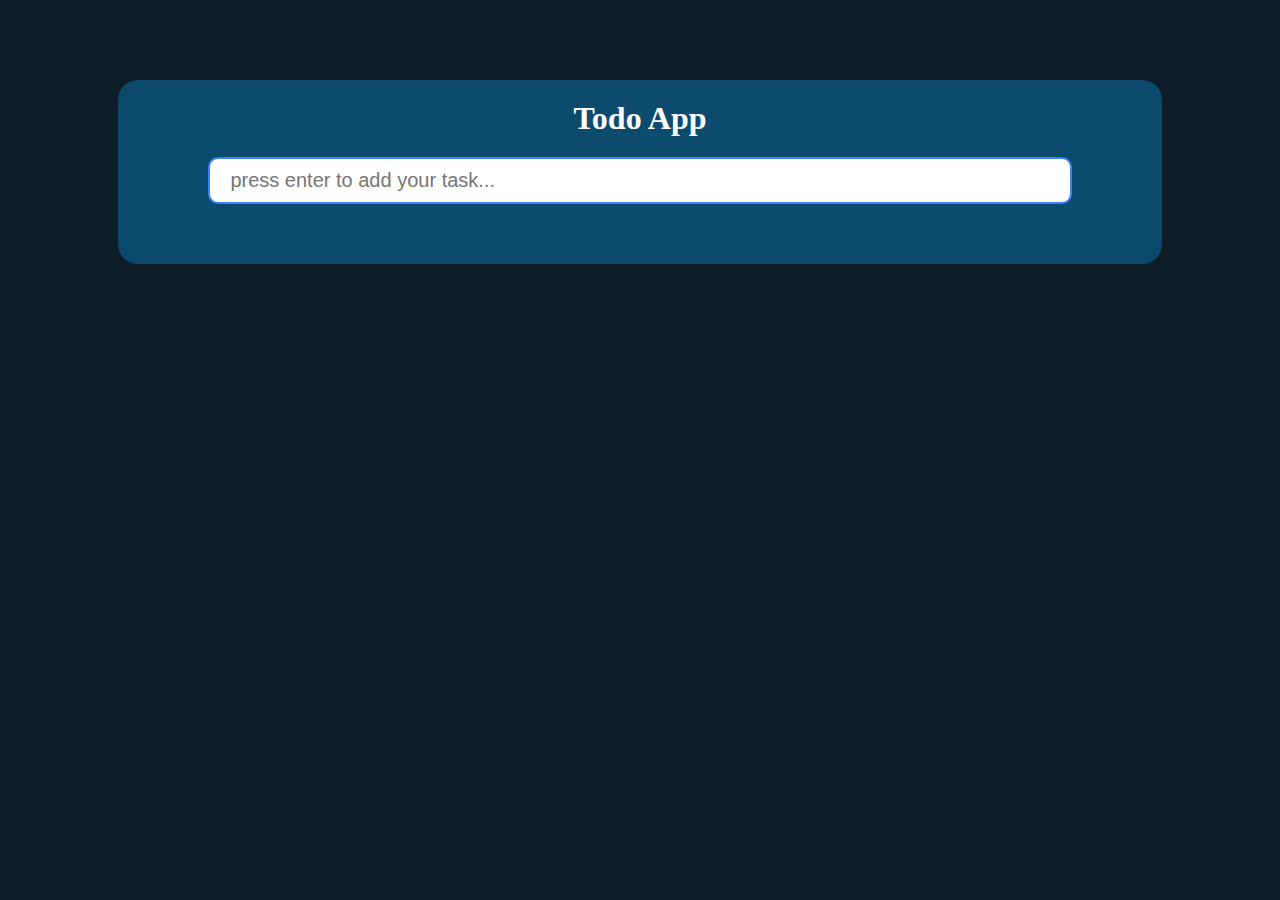
<file: Todo App/index.html>
<!DOCTYPE html>
<html lang="en">
<head>
    <meta charset="UTF-8">
    <meta name="viewport" content="width=device-width, initial-scale=1.0">
    <title>Todo App</title>
    <link rel="stylesheet" href="https://cdnjs.cloudflare.com/ajax/libs/font-awesome/6.4.2/css/all.min.css" integrity="sha512-z3gLpd7yknf1YoNbCzqRKc4qyor8gaKU1qmn+CShxbuBusANI9QpRohGBreCFkKxLhei6S9CQXFEbbKuqLg0DA==" crossorigin="anonymous" referrerpolicy="no-referrer" />
    <link rel="stylesheet" href="style.css">
</head>
<body>
    <div class="todo-app">
        <header>
            <h1 class="header">Todo App</h1>
        </header>
        <div class="input-form">
            <input type="text" placeholder="press enter to add your task..." class="input-task">
        </div>
        <ul class="list">
            <li class="task">
                <div class="container">
                    <div class="circle"></div>
                    <span class="task-name">Sample Task</span>
                </div>
                <i class="fa-solid fa-xmark"></i>
            </li>
        </ul>
    </div>
</body>

<script src="app.js"></script>
</html>
</file>
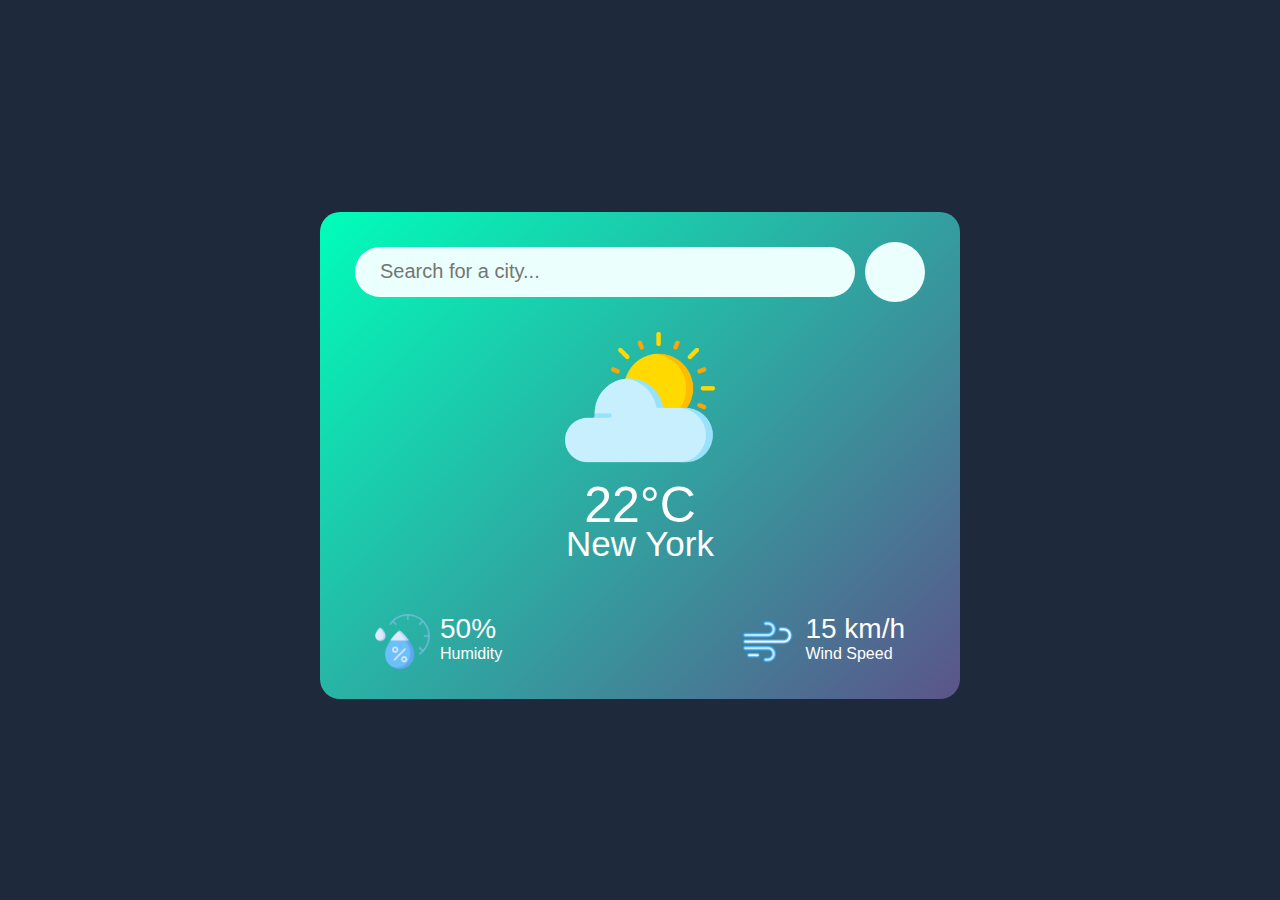
<file: weather-app/index.html>
<!DOCTYPE html>
<html lang="en">

<head>
    <meta charset="UTF-8">
    <meta name="viewport" content="width=device-width, initial-scale=1.0">
    <title>Weather App</title>
    <link rel="stylesheet" href="https://cdnjs.cloudflare.com/ajax/libs/font-awesome/6.4.2/css/all.min.css"
        integrity="sha512-z3gLpd7yknf1YoNbCzqRKc4qyor8gaKU1qmn+CShxbuBusANI9QpRohGBreCFkKxLhei6S9CQXFEbbKuqLg0DA=="
        crossorigin="anonymous" referrerpolicy="no-referrer" />
    <link rel="stylesheet" href="./style.css">
</head>

<body>
    <div class="card">
        <div class="search">
            <input class="city" type="text" placeholder="Search for a city..." spellcheck="false">
            <button>
                <i class="fa-solid fa-magnifying-glass"></i>
            </button>
        </div>
        <div class="weather">
            <img src="./assets/cloud.png" class="weather-icon">
            <h1 class="temp">22°C</h1>
            <h2 class="city-name">New York</h2>
            <div class="details">
                <div class="col">
                    <img src="./assets/humidity.png">
                    <div>
                        <p class="humidity">50%</p>
                        <p>Humidity</p>
                    </div>
                </div>
                <div class="col">
                    <img src="./assets/wind.png">
                    <div>
                        <p class="wind">15 km/h</p>
                        <p>Wind Speed</p>
                    </div>
                </div>
            </div>
        </div>
    </div>
</body>

<script src="app.js"></script>

</html>
</file>
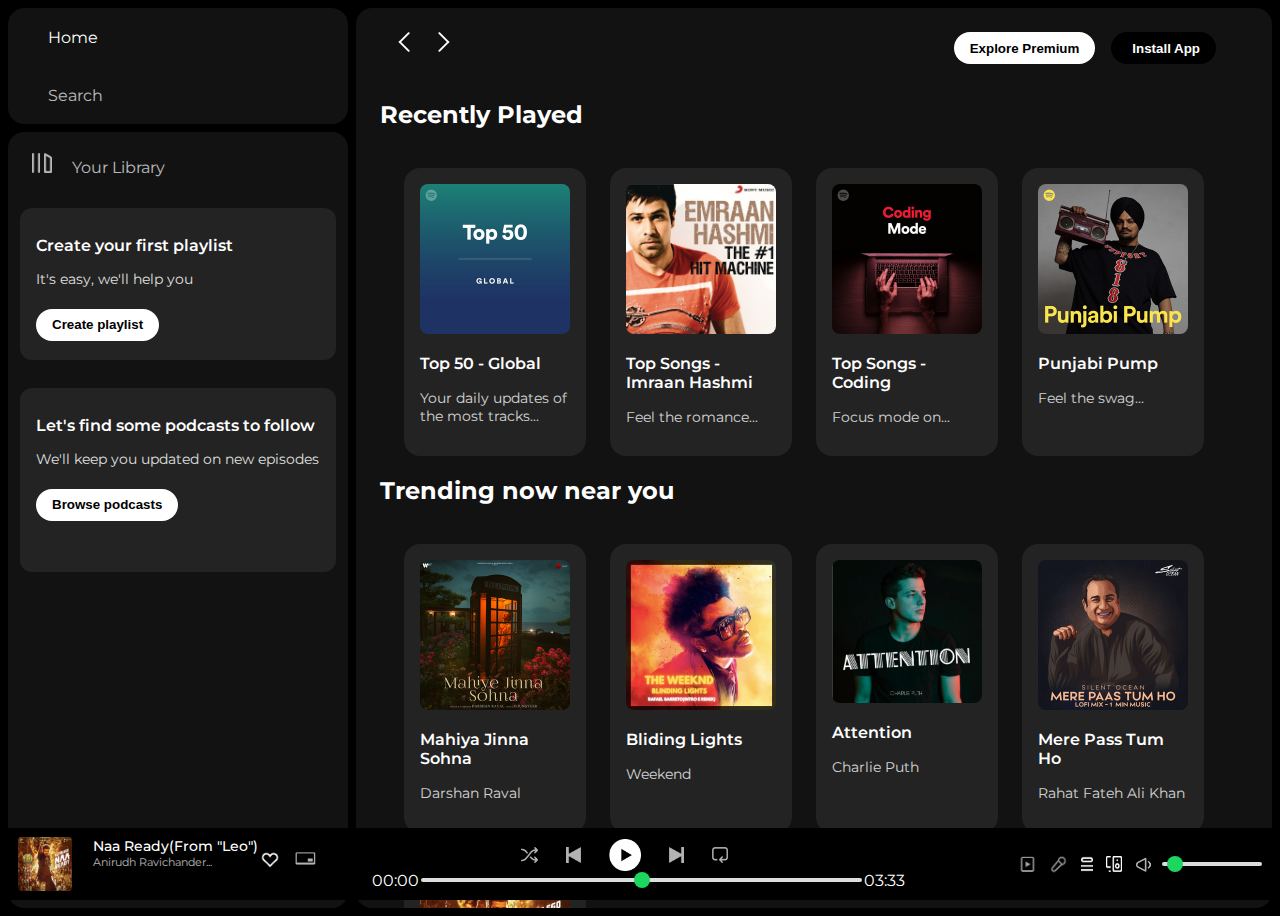
<file: Spotify_Clone/spotify.html>
<!DOCTYPE html>
<html lang="en">

<head>
    <meta charset="UTF-8">
    <meta name="viewport" content="width=device-width, initial-scale=1.0">
    <title>Spotify - Web Player: Music for everyone</title>
    <link rel="stylesheet" href="spotify.css">
    <link rel="stylesheet" href="https://cdnjs.cloudflare.com/ajax/libs/font-awesome/6.4.0/css/all.min.css"
        integrity="sha512-iecdLmaskl7CVkqkXNQ/ZH/XLlvWZOJyj7Yy7tcenmpD1ypASozpmT/E0iPtmFIB46ZmdtAc9eNBvH0H/ZpiBw=="
        crossorigin="anonymous" referrerpolicy="no-referrer" />
    <link rel="icon" href="./assets/logo.png">
    <link rel="preconnect" href="https://fonts.googleapis.com">
    <link rel="preconnect" href="https://fonts.gstatic.com" crossorigin>
    <link href="https://fonts.googleapis.com/css2?family=Montserrat:wght@300;400;500;600;700&display=swap"
        rel="stylesheet">
</head>

<body>

    <div class="main">

        <!-- ----------------------SIDEBAR---------------------- -->
        <div class="sidebar">

            <!-- navigation -->
            <div class="nav">               
                <div class="nav-option" style="opacity: 1;">            <!-- inline style is applied because opacity of home remains same in case oh hover -->
                    <i class="fa-solid fa-house"></i>                   <!-- home-icon -->
                    <a href="#">Home</a>
                </div>
                <div class="nav-option">
                    <i class="fa-solid fa-magnifying-glass"></i>        <!-- search-icon -->
                    <a href="#">Search</a>
                </div>
            </div>

            <!-- library -->
            <div class="library">
                <div class="options">
                    <div class="library-option nav-option">             <!-- added another class nav-option, to give same properties to library-option -->
                        <img src="./assets/library_icon.png">           <!-- library-icon -->
                        <a href="#">Your Library</a>
                    </div>
                    <div class="icons">
                        <i class="fa-solid fa-plus"></i>
                        <i class="fa-solid fa-arrow-right"></i>
                    </div>
                </div>
                <div class="library-boxes">
                    <div class="box">
                        <p class="box-p1">Create your first playlist</p>
                        <p class="box-p2">It's easy, we'll help you</p>
                        <button class="badge">Create playlist</button>
                    </div>
                    <div class="box two">
                            <p class="box-p1">Let's find some podcasts to follow</p>
                            <p class="box-p2">We'll keep you updated on new episodes</p>
                        <button class="badge">Browse podcasts</button>
                    </div>
                </div>
            </div>
        </div>
        
        <!-- ----------------------MAIN CONTENT---------------------- -->
        <div class="main-content">
            <div class="sticky-nav">
                <div class="sticky-nav-icons">
                    <img src="./assets/backward_icon.png">
                    <img src="./assets/forward_icon.png" class="hide">
                </div>
                <div class="sticky-nav-options">
                    <button class="badge nav-item hide">Explore Premium</button>
                    <button class="badge nav-item dark-badge"><i class="fa-sharp fa-regular fa-circle-down" style="margin-right: 5px;"></i>Install App</button>
                    <i class="fa-regular fa-user nav-item" ></i>
                </div>
            </div>

            <h2>Recently Played</h2>
            <div class="cards-container">
                <div class="card">
                    <img src="./assets/card1img.jpeg" alt="card-1" class="card-img">
                    <p class="card-title">Top 50 - Global</p>
                    <p class="card-info">Your daily updates of the most tracks...</p>
                </div>

                <div class="card">
                    <img src="./assets/imaan.jfif" alt="card-1" class="card-img">
                    <p class="card-title">Top Songs - Imraan Hashmi</p>
                    <p class="card-info">Feel the romance...</p>
                </div>

                <div class="card">
                    <img src="./assets/coding.jfif" alt="card-1" class="card-img">
                    <p class="card-title">Top Songs - Coding</p>
                    <p class="card-info">Focus mode on...</p>
                </div>

                <div class="card">
                    <img src="./assets/pujabi.jfif" alt="card-1" class="card-img">
                    <p class="card-title">Punjabi Pump</p>
                    <p class="card-info">Feel the swag...</p>
                </div>
            </div>

            <h2>Trending now near you</h2>
            <div class="cards-container">
                <div class="card">
                    <img src="./assets/card2img.jpeg" alt="card-2" class="card-img">
                    <p class="card-title">Mahiya Jinna Sohna</p>
                    <p class="card-info">Darshan Raval</p>
                </div>

                <div class="card">
                    <img src="./assets/weekend.jpg" alt="card-2" class="card-img">
                    <p class="card-title">Bliding Lights</p>
                    <p class="card-info">Weekend</p>
                </div>

                <div class="card">
                    <img src="./assets/attention.jpg" alt="card-2" class="card-img">
                    <p class="card-title">Attention</p>
                    <p class="card-info">Charlie Puth</p>
                </div>


                <div class="card">
                    <img src="./assets/card3img.jpeg" alt="card-3" class="card-img">
                    <p class="card-title">Mere Pass Tum Ho</p>
                    <p class="card-info">Rahat Fateh Ali Khan</p>
                </div>

                <div class="card">
                    <img src="./assets/card4img.jpeg" alt="card-4" class="card-img">
                    <p class="card-title">Naa Ready (From "Leo")</p>
                    <p class="card-info">Anirudh Ravichander, Thalapathy Vijay, Asal..</p>
                </div>
            </div>

            <h2>Featured Charts</h2>
            <div class="cards-container">
                <div class="card">
                    <img src="./assets/card5img.jpeg" alt="card-1" class="card-img">
                    <p class="card-title">Top Songs - Global</p>
                    <p class="card-info">Your weekly updates of the most tracks right...</p>
                </div>

                <div class="card">
                    <img src="./assets/card6img.jpeg" alt="card-1" class="card-img">
                    <p class="card-title">Top Songs - India</p>
                    <p class="card-info">Your weekly updates of the most tracks right...</p>
                </div>

                <div class="card">
                    <img src="./assets/img12card.jfif" alt="card-1" class="card-img">
                    <p class="card-title">Top 50 - Global</p>
                    <p class="card-info">Your daily updates of the most tracks...</p>
                </div>

                <div class="card">
                    <img src="./assets/card10img.jfif" alt="card-1" class="card-img">
                    <p class="card-title">Top 50 - India</p>
                    <p class="card-info">Your daily updates of the most tracks...</p>
                </div>

                <div class="card">
                    <img src="./assets/img11card.jpg" alt="card-1" class="card-img">
                    <p class="card-title">Top 50 - Viral</p>
                    <p class="card-info">Your daily updates of the most viral tracks...</p>
                </div>
            </div>

            <h2>International Hits</h2>
            <div class="cards-container">
                <div class="card">
                    <img src="./assets/usa.jpg" alt="card-1" class="card-img">
                    <p class="card-title">Top 50 - USA</p>
                    <p class="card-info">Your weekly updates of the most tracks right...</p>
                </div>

                <div class="card">
                    <img src="./assets/ukl.jpg" alt="card-1" class="card-img">
                    <p class="card-title">Top 50 - UK</p>
                    <p class="card-info">Your weekly updates of the most tracks right...</p>
                </div>

                <div class="card">
                    <img src="./assets/italy.jpg" alt="card-1" class="card-img">
                    <p class="card-title">Top 50 - Italy</p>
                    <p class="card-info">Your daily updates of the most tracks...</p>
                </div>

                <div class="card">
                    <img src="./assets/france.jpg" alt="card-1" class="card-img">
                    <p class="card-title">Top 50 - France</p>
                    <p class="card-info">Your daily updates of the most tracks...</p>
                </div>

                <div class="card">
                    <img src="./assets/brazil.jpg" alt="card-1" class="card-img">
                    <p class="card-title">Top 50 - Brazil</p>
                    <p class="card-info">Your daily updates of the most viral tracks...</p>
                </div>
            </div>

            <div class="footer">
                <div class="line"></div>
            </div>

        </div>
        <!-- ----------------------MUSIC PLAYER---------------------- -->
        <div class="music-player">
            <div class="album">
                <div class="album-pic">
                    <img src="./assets/card4img.jpeg">
                </div>
                <div class="album-name">
                    <a href="#" class="song">Naa Ready(From "Leo")</a>
                    <a href="#" class="singer">Anirudh Ravichander...</a>
                </div>
                <div class="album-icons">
                    <img src="./assets/album_icon1.png" class="heart">
                    <img src="./assets/album_icon2.png" class="pic-in-pic">
                </div>
            </div>

            <div class="player">
                <div class="player-controls">
                    <img src="./assets/player_icon1.png" class="player-control-icons">
                    <img src="./assets/player_icon2.png" class="player-control-icons">
                    <img src="./assets/player_icon3.png" class="player-control-icons" style="opacity: 1; height: 2rem;">
                    <img src="./assets/player_icon4.png" class="player-control-icons">
                    <img src="./assets/player_icon5.png" class="player-control-icons">
                </div>

                <div class="playback-bar">
                    <span class="curr-time">00:00</span>
                    <input type="range" min="0" max="100" step="1" class="progress-bar">
                    <span class="tot-time">03:33</span>
                </div>
            </div>

            <div class="controls">
                <img src="./assets/controls_icon1.png" class="icon-1">
                <img src="./assets/controls_icon2.png" class="icon-2">
                <img src="./assets/controls_icon3.png" class="icon-3">
                <img src="./assets/controls_icon4.png" class="icon-4">
                <img src="./assets/controls_icon5.png" class="icon-5">
                <input type="range" min="0" max="100" step="1" value="6" class="vol-bar">
            </div>
        </div>
    </div>
</body>

</html>
</file>
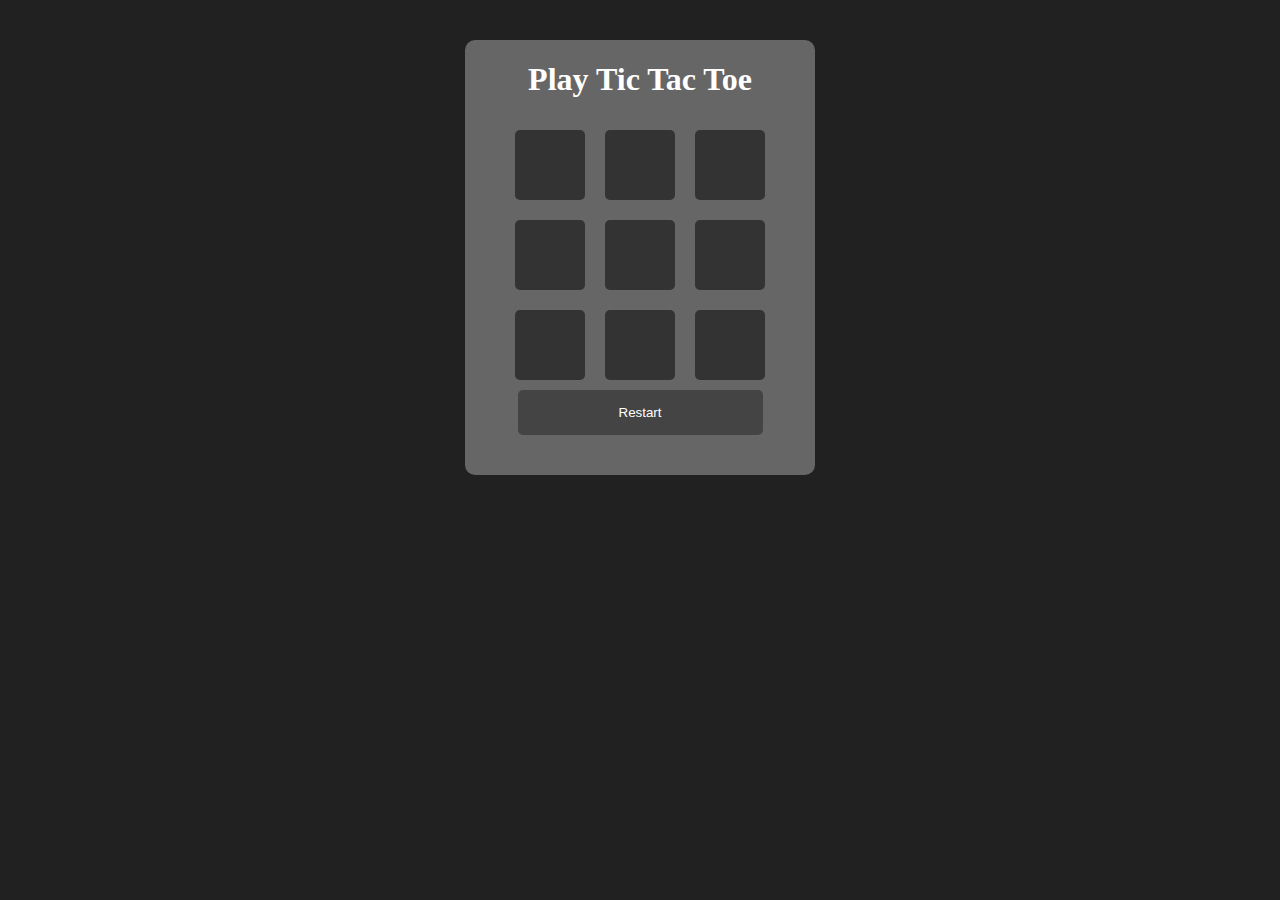
<file: tic-tac-toe_game/tictac.html>
<!DOCTYPE html>
<html lang="en">

<head>
    <meta charset="UTF-8">
    <meta name="viewport" content="width=device-width, initial-scale=1.0">
    <title>Tic Tac Toe</title>
    <link rel="stylesheet" href="./style.css">
</head>

<body>
    <div class="text-center">
        <header>
            <h1>Play Tic Tac Toe</h1>
        </header>
        <div id="message"></div>
        <ul id="gameBoard">
            <li class="box" id="0"></li>
            <li class="box" id="1"></li>
            <li class="box" id="2"></li>
            <li class="box" id="3"></li>
            <li class="box" id="4"></li>
            <li class="box" id="5"></li>
            <li class="box" id="6"></li>
            <li class="box" id="7"></li>
            <li class="box" id="8"></li>
        </ul>
        <footer>
            <button id="restart">Restart</button>
        </footer>
    </div>

    <script src="app.js"></script>
</body>

</html>
</file>
<file: Todo App/style.css>
* {
    margin: 0;
    padding: 0;
}

body {
    background-color: #0f1f29;
}

.todo-app {
    width: min(88%, 1024px);
    margin: 80px auto;
    padding: 20px 10px 50px 10px;
    background-color: #0c4a6e;
    display: flex;
    flex-direction: column;
    align-items: center;
    justify-content: space-around;
    border-radius: 20px;
}

.header {
    color: #fff;
    padding-bottom: 20px;
}

.input-form {
    width: 80%;
    display: flex;
    flex-direction: column;
    align-items: center;
    justify-content: center;
    gap: 10px;
}

.input-task {
    width: 100%;
    padding: 10px 20px;
    border: 2px solid #3b82f6;
    border-radius: 10px;
    outline: none;
    font-size: 1.25rem;
}

.list {
    width: 80%;
    margin-top: 10px;
    list-style: none;
}

.task {
    height: 2rem;
    width: 100%;
    display: flex;
    align-items: center;
    justify-content: space-between;
    color: #fff;
    cursor: pointer;
}

.container {
    height: 100%;
    width: 100%;
    display: flex;
    align-items: center;
    gap: 10px;
}

.circle {
    height: 80%;
    aspect-ratio: 1;
    border: none;
    border-radius: 50%;
    background-color: #4a7e9c;
}

i {
    color: #fff;
    cursor: pointer;
    z-index: 9;
    font-size: 1.25rem;
}

.completed {
    .container {

        .circle {
            background-color: rgb(16, 161, 16);
        }
    }

    i {
        pointer-events: none;
    }
}
</file>
<file: weather-app/style.css>
* {
    padding: 0;
    margin: 0;
    font-family: 'poppins', sans-serif;
    box-sizing: border-box;
}

body {
    min-height: 100vh;
    width: 100%;
    display: flex;
    align-items: center;
    justify-content: center;
    font-family: 'poppins';
    background-color: #1e293b;
}

.card {
    width: max(50%, 300px);
    background: linear-gradient(135deg, #00feba, #5b548a);
    color: #fff;
    margin: 10px auto 0;
    border-radius: 20px;
    padding: 30px 35px;
    text-align: center;
}

.search {
    width: 100%;
    display: flex;
    align-items: center;
    justify-content: space-between;
    gap: 10px;
}

.search input {
    border: 0;
    outline: 0;
    background: #ebfffc;
    color: #555;
    padding: 10px 25px;
    height: 50px;
    border-radius: 30px;
    flex: 1;
    font-size: 20px;
}

button {
    border: 0;
    outline: 0;
    background: #ebfffc;
    width: 60px;
    border-radius: 50%;
    aspect-ratio: 1;
    cursor: pointer;
    font-size: 1.5rem;
    text-align: center;
}

.weather-icon {
    width: 150px;
    margin-top: 20px;
}

.weather h1 {
    font-size: 50px;
    font-weight: 500;
}

.weather h2 {
    font-size: 35px;
    font-weight: 400;
    margin-top: -10px;
}

.details {
    display: flex;
    align-items: center;
    justify-content: space-between;
    padding: 0 20px;
    margin-top: 50px;
}

.col {
    display: flex;
    align-items: center;
    text-align: left;
}

.col img {
    width: 55px;
    margin-right: 10px;
}

.humidity, .wind {
    font-size: 28px;
    margin-top: -6px;
}
</file>
<file: Spotify_Clone/spotify.css>
body {
    font-family: 'Montserrat', sans-serif;  /* Google Fonts */
    margin: 0rem;
    background-color: black;
    color: white;

    /* overflow is used to set the desired behavior when content not fits in our parent element box.
    In this case, if we want it to be scrollable we must use (overflow: scroll;)

    If we want to hide our extra content we will be using (overflow: hidden;) */
    overflow: hidden;
}

.main {
    display: flex;
    height: 100vh;
    padding: 0.5rem;
}

.sidebar {
    background-color: black;
    width: 340px;
    border-radius: 1rem;                    /* 1rem = 16px */
    margin-right: 0.5rem;
    overflow: auto;
}

.main-content {
    background-color: #121212;
    flex: 1;                                /* flex: 1; is used to give all the eextra space to main-content */
    border-radius: 1rem;                    /* 1rem = 16px */
    overflow: auto;                         /* scroll bar is added but will see only if needed */
    padding: 0 1.5rem 0 1.5rem;
}

.music-player {
    background-color: black;
    position: fixed;
    bottom: 0px;
    height: 72px;
    width: 100%;
}

            /* --------------------SIDEBAR (NAVIGATION)-------------------- */

.nav {
    height: 100px;
    padding: 0.5rem 0.75rem;
    background-color: #121212;
    border-radius: 1rem;
    display: flex;
    flex-direction: column;
    justify-content: center;
}

.nav-option {
    line-height: 40px;
    opacity: 0.7;
    padding: 0.5rem 0.75rem;
}

.nav-option:hover {
    opacity: 1;
}

.nav-option i {
    font-size: 1.25rem;
}

.nav-option a {
    font-size: 1rem;
    margin-left: 1rem;
}

a {
    text-decoration: none;
    color: white;
}

            /* ----------------------SIDEBAR (LIBRARY)---------------------- */

.library {
    background-color: #121212;
    border-radius: 1rem;
    height: 100%;
    margin-top: 0.5rem;
    padding: 0.5rem 0.75rem;
}

.library-option img {
    height: 1.25rem;
    width: 1.25rem;
}

.options {
    display: flex;
    justify-content: space-between;
    align-items: center;
}

.icons {
    font-size: 1.25rem;
    display: flex;
}

.icons i {
    opacity: 0.7;
    margin-right: 1rem;
}

.icons i:hover {
    opacity: 1;
}

.box {
    height: 8rem;
    background-color: #232323;
    border-radius: 0.75rem;
    margin: 0.75rem 0 1.75rem 0;
    padding: 0.75rem 1rem;
}

.two {
    height: 10rem;
}

.box-p1 {
    font-size: 1rem;
    font-weight: 600;
}

.box-p2 {
    font-size: 0.85rem;
    opacity: 0.85;
}

.badge {
    background-color: white;
    border: none;
    border-radius: 100px;
    padding: 0.25rem 1rem;
    font-weight: 700;
    margin-top: 0.5rem;
    height: 2rem;
    width: fit-content;
}

            /* ----------------------MAIN CONTENT---------------------- */

.sticky-nav {
    position: sticky;
    top: 0;
    background-color: #121212;
    display: flex;
    justify-content: space-between;
    align-items: center;
    padding: 1rem 0 1rem 0;
    z-index: 10;
}

.sticky-nav-icons img {
    margin-left: 0.75rem;
}

.sticky-nav-options {
    display: flex;
    justify-content: center;
    align-items: center;
}

.nav-item {
    margin-right: 1rem;
}

.dark-badge {
    background-color: black;
    color: white;
}

@media (max-width: 1024px) {
    .hide {
        display: none;
    }
}

.card{
    background-color: #232323;
    width: 150px;
    border-radius: 1rem;
    padding: 1rem;
    margin-left: 1.5rem;
    margin-top: 1.2rem;
}

.cards-container{
    display: flex;
    flex-wrap: wrap;
}

.card-img{
    width: 100%;
    border-radius: 0.5rem;
}

.card-title{
    font-weight: 600;
}

.card-info{
    font-size: 0.90rem;
    opacity: 0.8;
}

.footer{
    height: 250px;
    display: flex;
    align-items: center;
    justify-content: center;
}

.line{
    width: 90%;
    height: 40%;
    border-top:  1px solid white;
    opacity: 0.4;
}


            /* ----------------------MUSIC PLAYER---------------------- */

.music-player {
    display: flex;
    justify-content: space-between;
    align-items: center;
}



.album {
    width: 25%;
    display: flex;
    justify-content: space-evenly;
}

.album-pic {
    height: 54px;
    width: 54px;
    margin-left: 8px;   
}

.album-pic img {
    height: 100%;
    width: 100%;
    border-radius: 3.4px;
}

.album-name {
    display: flex;
    flex-direction: column;
    margin-left: 18px;
}

.song {
    font-size: 14px;
    font-weight: 500;
}

.singer {
    font-size: 11px;
    opacity: 0.7;
}

.heart {
    width: 20px;
    height: 20px;
    margin-bottom: 5.5px;
}

.pic-in-pic {
    height: 30px;
    width: 30px;
    margin: 8px 0 0 7px;
}

.player {
    width: 50%;
}

.player-controls {
    display: flex;
    justify-content: center;
    align-items: center;
}

.player-control-icons {
    height: 1rem;
    margin-right: 1.75rem;
    opacity: 0.7;
}

.player-control-icons:hover {
    opacity: 1;
}

.playback-bar {
    display: flex;
    justify-content: center;
    align-items: center;
}

.progress-bar {
    width: 70%;
    appearance: none;                       /* To remove default styling */
    background-color: transparent;
    cursor: pointer;    
}

.progress-bar::-webkit-slider-runnable-track {
    background-color: #ddd;
    border-radius: 100px;
    height: 0.2rem;
}

.progress-bar::-webkit-slider-thumb {
    appearance: none;
    height: 1rem;
    width: 1rem;
    border-radius: 50%;
    background-color: #1bd760;
    margin-top: -6px;
}

.controls {
    width: 25%;
    display: flex;
    justify-content: end;
    align-items: center;
    padding-right: 19px;
}

.icon-1 {
    height: 34px;
    width: 23px;
    margin-left: 6px;
}

.icon-2 {
    height: 36px;
    width: 23px;
    margin-left: 8px;
}

.icon-3 {
    height:20px ;
    width:18px;
    margin-left: 8px;
}
.icon-4 {
    height: 16px;
    width: 16px;
    margin-left: 9.6px;
}
.icon-5 {
    height: 35px;
    width: 26px;
    margin-left: 7.5px;
}

.vol-bar {
    margin-left: 7px;
    margin-right: 7px;
    width:100px;
    
    appearance: none;
    background-color: transparent;
    cursor: pointer;
}

.vol-bar::-webkit-slider-runnable-track {
    background-color: #ddd;
    border-radius: 100px;
    height: 0.2rem;
}

.vol-bar::-webkit-slider-thumb {
    appearance: none;
    height: 1rem;
    width:1rem;
    background-color: #1bd760;
    border-radius: 50%;
    margin-top:-6px;
}
</file>
<file: tic-tac-toe_game/style.css>
body {
  background: #212121;
  color: #666;
}

h1 {
  text-align: center;
  color: #fff;
}

.text-center {
  width: 350px;
  overflow: auto;
  margin: 40px auto;
  background: #666;
  padding-bottom: 40px;
  border-radius: 10px;
}

#message {
  text-align: center;
  background: #333;
  color: rgb(26, 164, 26);
}

#gameBoard li {
  float: left;
  margin: 10px;
  height: 70px;
  width: 70px;
  font-size: 50px;
  background: #333;
  color: #ccc;
  list-style: none;
  text-align: center;
  border-radius: 5px;
}

#gameBoard li:hover,
#restart:hover {
  cursor: pointer;
  background: #000;
}

#restart {
  border: 0;
  background: #444;
  color: #fff;
  width: 70%;
  padding: 15px;
  border-radius: 5px;
}

footer {
  display: block;
  text-align: center;
  padding-top: 20px;
}
</file>
